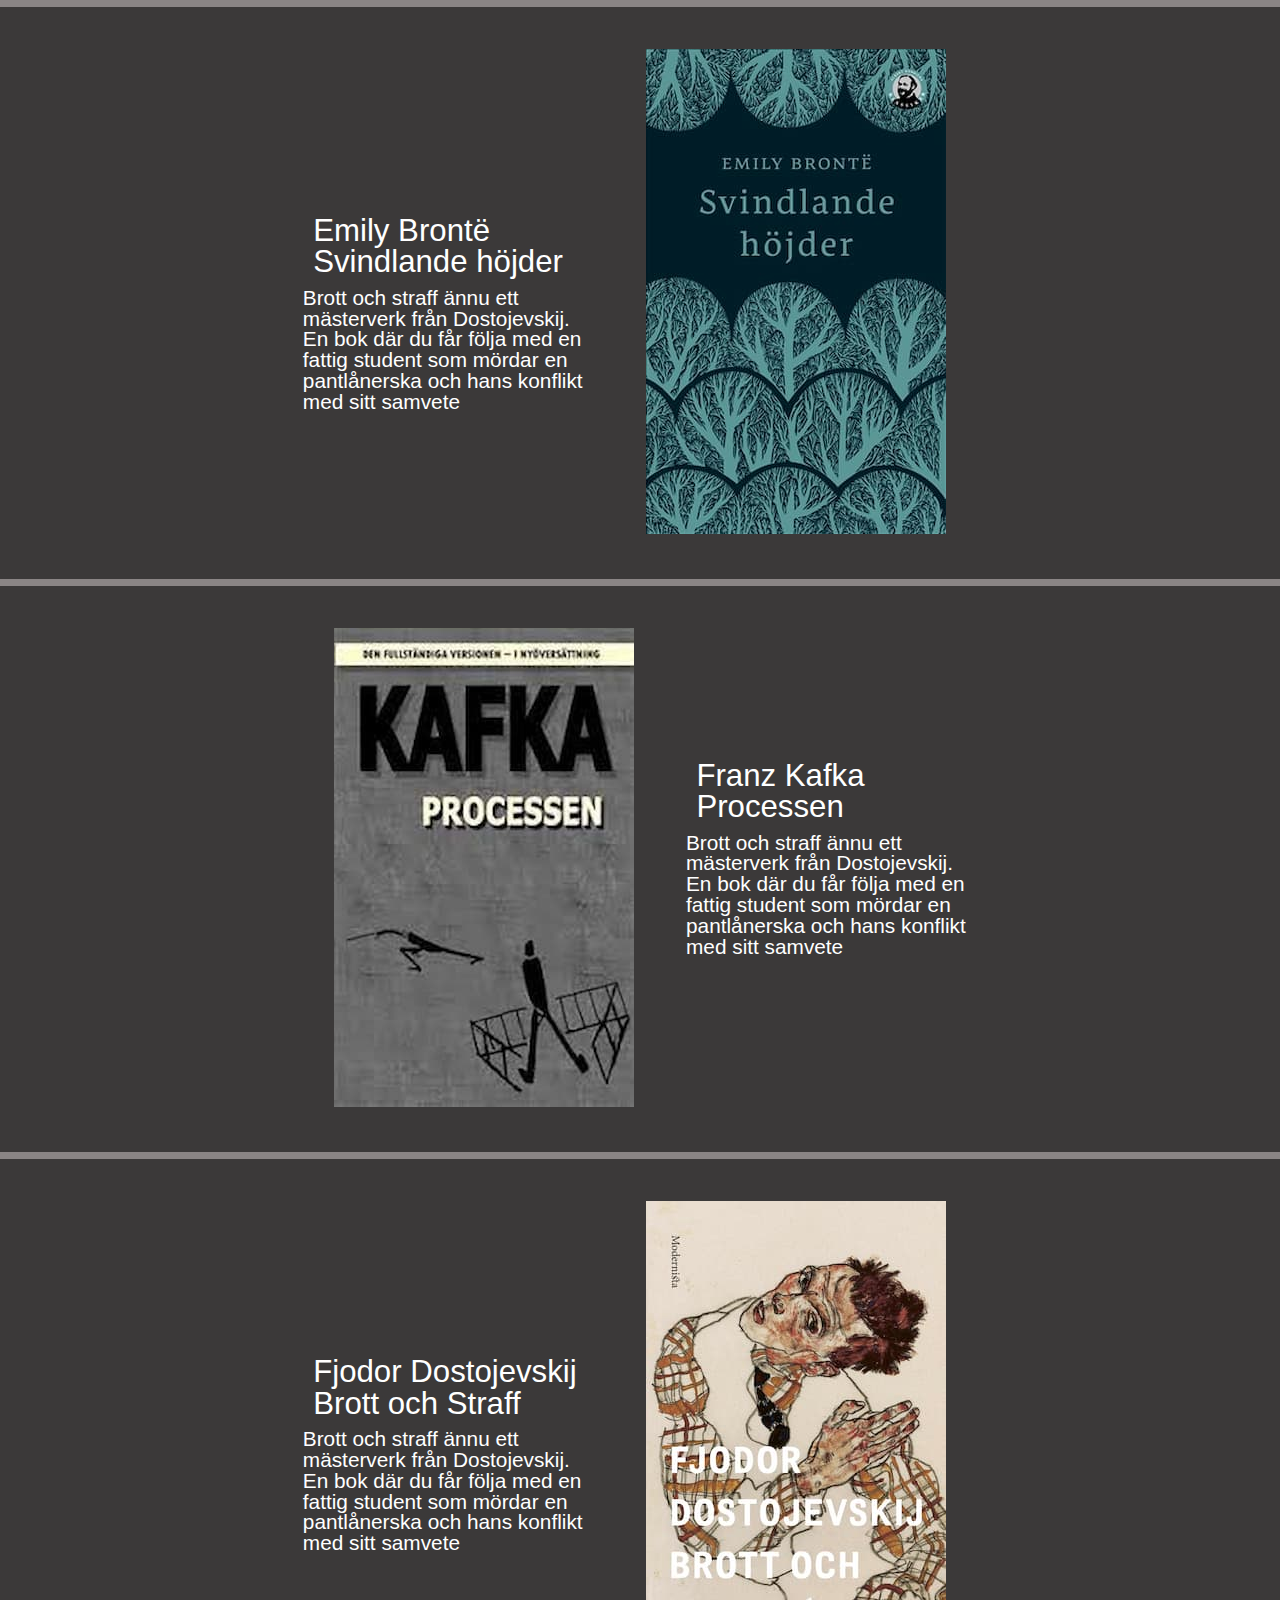
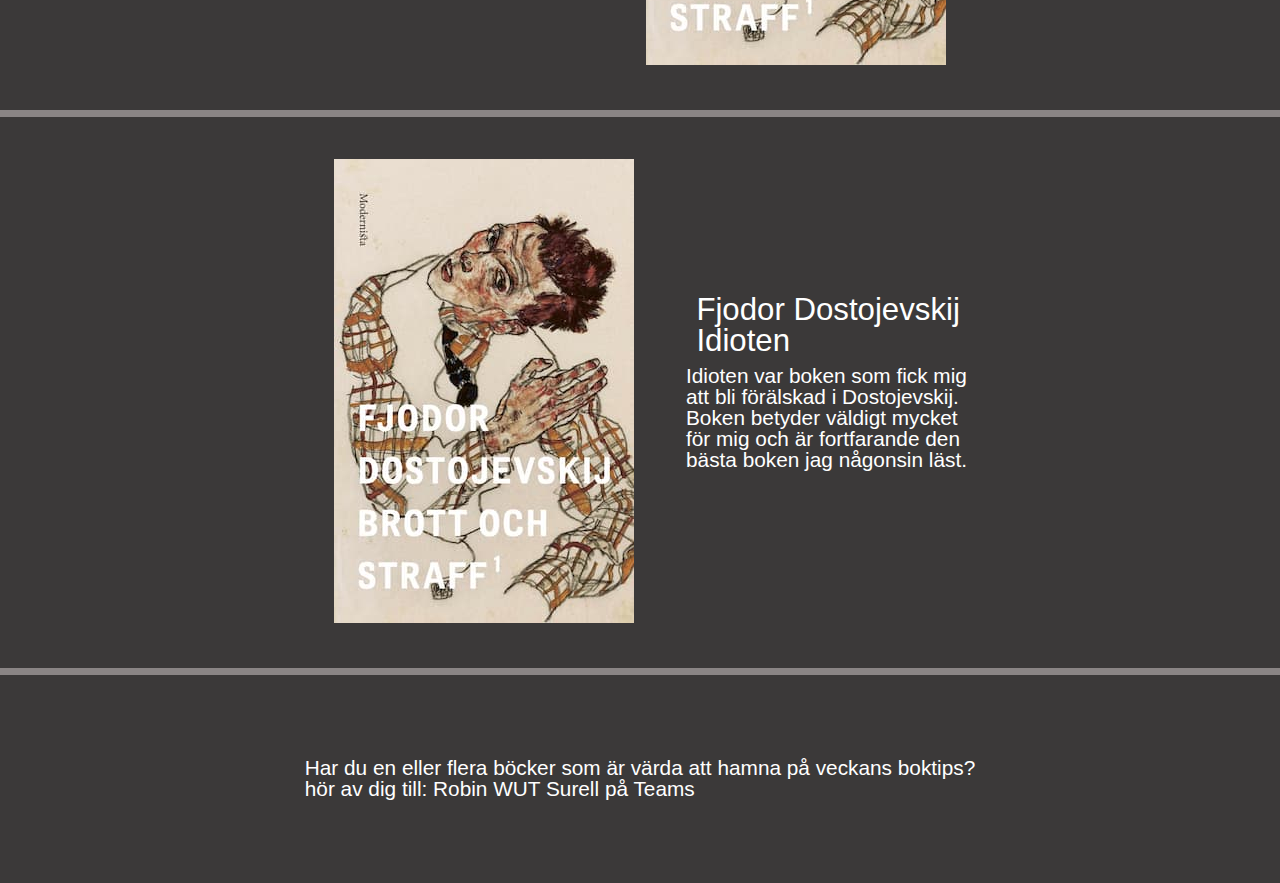
<file: index.html>
<!DOCTYPE html>
<html lang="sv">

<head>
    <meta charset="UTF-8">
    <meta http-equiv="X-UA-Compatible" content="IE=edge">
    <meta name="viewport" content="width=device-width, initial-scale=1.0">
    <title>Veckans Boktips</title>
    <link rel="stylesheet" href="reset.css">
    <link rel="stylesheet" href="style.css">
</head>

<body>


    <!-- Svindlande Hjöder -->

    <section class="borderTop">

        <div class="test">
            
        <div class="textContainer paddingTop">
            
            <h3 class="h3">Emily Brontë Svindlande höjder</h3>
            Brott och straff ännu ett mästerverk från Dostojevskij. En bok där du får
            följa med en fattig student som mördar en pantlånerska och hans konflikt med sitt samvete
                </div>
                <div>
                    <img class="bookSectionImages" src="images/svindlandeHjöder.jpg" alt="">
                </div>
                </div>


    </section>

 
    <!-- Franz Kafka processen -->
    <section class="borderTop">

        <div class="test">
            <div>
                <img class="bookSectionImages" src="images/processen.jpg" alt="">
            </div>
        <div class="textContainer paddingBottom">
            
            <h3 class="h3">Franz Kafka Processen</h3>
            Brott och straff ännu ett mästerverk från Dostojevskij. En bok där du får
            följa med en fattig student som mördar en pantlånerska och hans konflikt med sitt samvete
                </div>
             
                </div>


    </section>



        <!-- Brott och Straff -->

   <section class="borderTop">

        <div class="test">
          
        <div class="textContainer paddingTop">
            
            <h3 class="h3">Fjodor Dostojevskij  Brott och Straff</h3>
            Brott och straff ännu ett mästerverk från Dostojevskij. En bok där du får
            följa med en fattig student som mördar en pantlånerska och hans konflikt med sitt samvete
                </div>
                <div>
                    <img class="bookSectionImages" src="images/dostojevskij_brott_och_straff_1_omslag_inb.jpg" alt="">
                </div>
                </div>


    </section>

        <!-- Idioten -->
    <section class="borderTop">

        <div class="test">
            <div>
                <img class="bookSectionImages" src="images/dostojevskij_brott_och_straff_1_omslag_inb.jpg" alt="">
            </div>
        <div class="textContainer paddingBottom">
            
            <h3 class="h3">Fjodor Dostojevskij  Idioten</h3>
            Idioten var boken som fick mig att bli förälskad i Dostojevskij. Boken betyder
                    väldigt mycket för mig
                    och är fortfarande den bästa boken jag någonsin läst.
                </div>
                    
                </div>


    </section>


    <section class="borderTop">

        <div class="footerContainer">
        <ul>
            <li>Har du en eller flera böcker som är värda att hamna på veckans boktips?  </li>
            <li>hör av dig till: Robin WUT Surell på Teams</li>
        </ul>
    </div>

    </section>

</body>

</html>
</file>
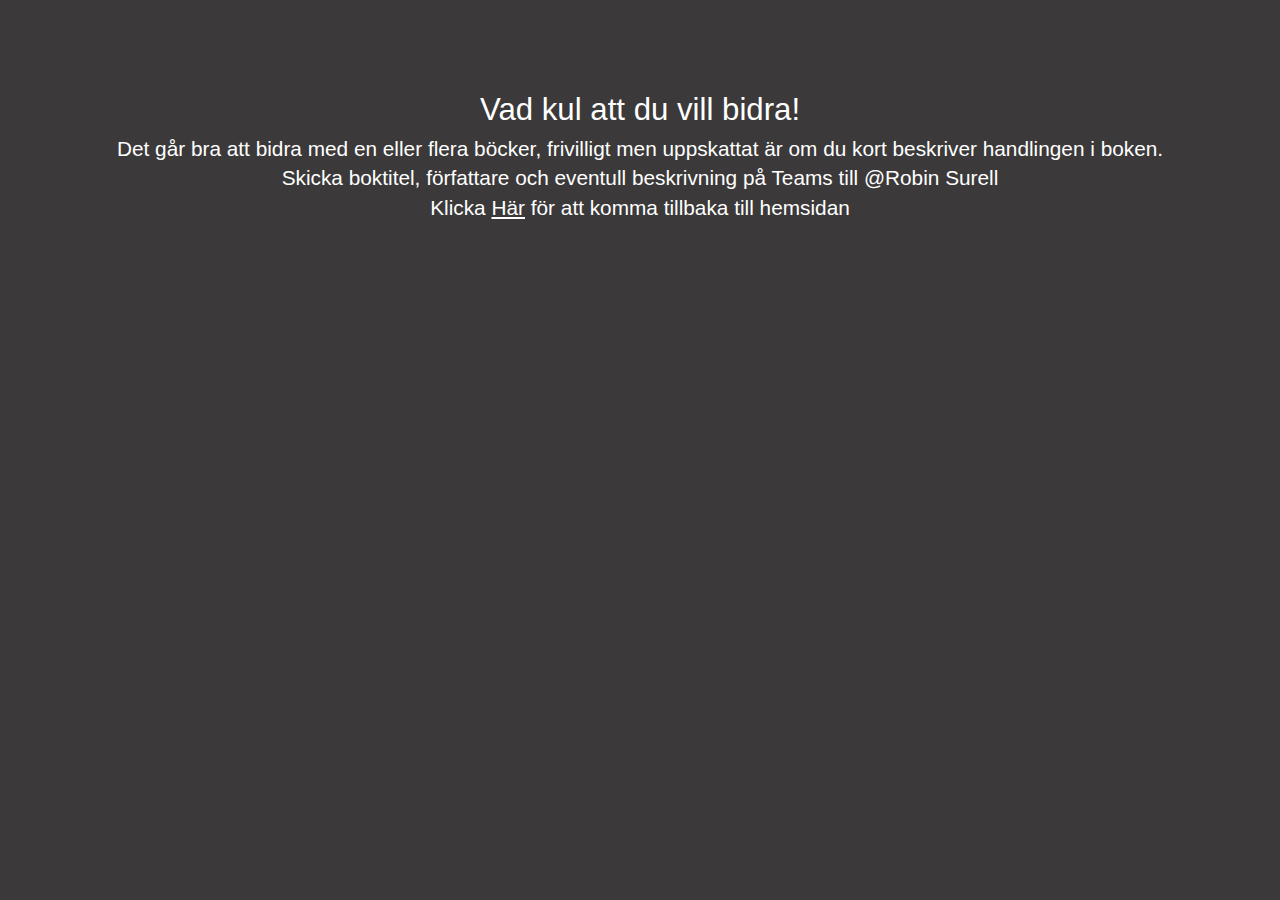
<file: tips.html>
<!DOCTYPE html>
<html lang="en">
<head>
    <meta charset="UTF-8">
    <meta http-equiv="X-UA-Compatible" content="IE=edge">
    <meta name="viewport" content="width=device-width, initial-scale=1.0">
    <link rel="stylesheet" href="reset.css">
    <link rel="stylesheet" href="style.css">
    <title>Bok tips</title>
</head>
<body>
    
    <div class="footerContainer">
    <article class="tipsFlex">
        <h3 class="h3">Vad kul att du vill bidra!</h3>
        <p class="p">Det går bra att bidra med en eller flera böcker, frivilligt men uppskattat är om du kort beskriver handlingen i boken.</p>
   
        <p class="p">Skicka boktitel, författare och eventull beskrivning på Teams till @Robin Surell</p>
        
      <p class="p"> Klicka <a class="link" href="index.html">Här</a> för att komma tillbaka till hemsidan</p>
   
    </article>
</div>
</body>
</html>
</file>
<file: style.css>
/* other */
html {
    font-family: sans-serif;
    font-size: 1.3rem;
    background-color: rgb(59, 57, 57);
    color: rgb(255, 255, 255);
    
    /* margin-left: 7rem;
    margin-right: 7rem; */
}

.h3 {
    font-size: 1.5rem;
    padding: .5rem;

}

.borderTop {
    border-top: 7px solid rgb(138, 133, 133);
}




/* Book section */



.bookSectionImages {
   max-width: 100%;
   padding: 2rem;
   
}



.textContainer {
    max-width: 14rem;   
    padding: .5rem;

}

.test {
    display: flex;
    justify-content: center;
    align-items: center;
    flex-wrap: wrap;
}

.paddingBottom {
    padding-bottom: 2rem;
}

.paddingTop {
    padding-top: 2rem;
}

/* Footer */

.footerContainer {
    display: flex;
    justify-content: center;
    align-items: center;
    padding: 4rem;
}

.link {
    color: white;
}

.link:hover {
    color: rgb(178, 175, 175);
    text-decoration: none;
}

/* Tips */

.tipsFlex {
    display: flex;
    flex-direction: column;
    justify-content: center;
    align-items: center;
}

.p {
    padding: .2rem;
}
</file>
